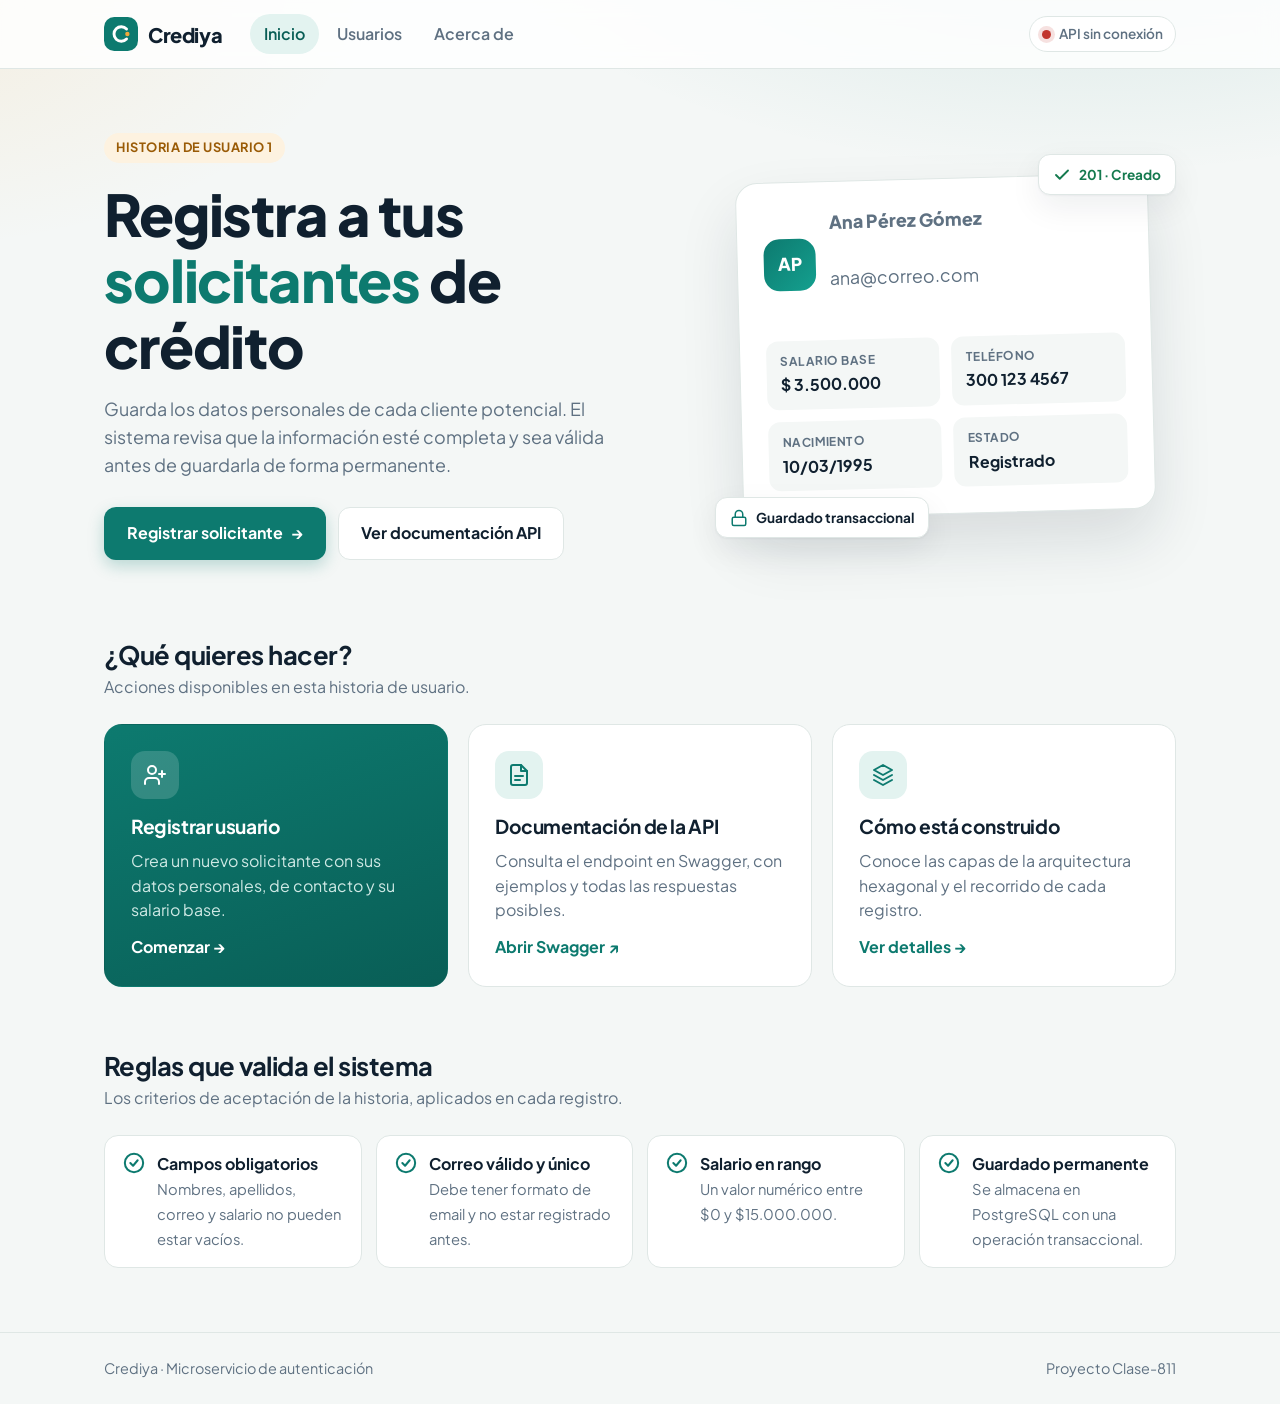
<file: frontend/index.html>
<!DOCTYPE html>
<html lang="es">
<head>
  <meta charset="UTF-8">
  <meta name="viewport" content="width=device-width, initial-scale=1.0">
  <title>Crediya · Inicio</title>
  <link rel="preconnect" href="https://fonts.googleapis.com">
  <link rel="preconnect" href="https://fonts.gstatic.com" crossorigin>
  <link href="https://fonts.googleapis.com/css2?family=Plus+Jakarta+Sans:wght@400;500;600;700;800&display=swap" rel="stylesheet">
  <link rel="stylesheet" href="css/estilos.css">
</head>
<body>
  <header class="cabecera">
    <div class="contenedor cabecera__fila">
      <a class="marca" href="index.html">
        <svg viewBox="0 0 40 40" aria-hidden="true">
          <rect width="40" height="40" rx="12" fill="#0d7a6f"/>
          <path d="M26.5 14.2a8.5 8.5 0 1 0 0 11.6" fill="none" stroke="#fff" stroke-width="3.4" stroke-linecap="round"/>
          <circle cx="27.5" cy="20" r="2.6" fill="#f2a93b"/>
        </svg>
        Crediya
      </a>
      <nav class="nav" aria-label="Principal">
        <a class="activo" href="index.html">Inicio</a>
        <a href="registrar.html">Usuarios</a>
        <a href="acerca.html">Acerca de</a>
      </nav>
      <span class="estado-api" id="estadoApi">
        <span class="estado-api__punto"></span>
        <span class="estado-api__texto">Verificando API…</span>
      </span>
    </div>
  </header>

  <main>
    <section class="contenedor hero">
      <div>
        <span class="etiqueta">Historia de usuario 1</span>
        <h1>Registra a tus <span>solicitantes</span> de crédito</h1>
        <p>
          Guarda los datos personales de cada cliente potencial. El sistema revisa que la
          información esté completa y sea válida antes de guardarla de forma permanente.
        </p>
        <div class="hero__acciones">
          <a class="boton" href="registrar.html">Registrar solicitante <span aria-hidden="true">→</span></a>
          <a class="boton boton--fantasma" href="http://localhost:8080/swagger-ui/index.html" target="_blank" rel="noopener">Ver documentación API</a>
        </div>
      </div>

      <!-- Tarjeta de ejemplo: muestra cómo queda un solicitante registrado -->
      <div class="hero__visual" aria-hidden="true">
        <div class="ficha">
          <div class="ficha__cabeza">
            <div class="avatar">AP</div>
            <div>
              <p class="ficha__nombre">Ana Pérez Gómez</p>
              <p class="ficha__correo">ana@correo.com</p>
            </div>
          </div>
          <dl class="ficha__datos">
            <div><dt>Salario base</dt><dd>$ 3.500.000</dd></div>
            <div><dt>Teléfono</dt><dd>300 123 4567</dd></div>
            <div><dt>Nacimiento</dt><dd>10/03/1995</dd></div>
            <div><dt>Estado</dt><dd>Registrado</dd></div>
          </dl>
        </div>
        <span class="chip-flotante chip-flotante--arriba">
          <svg viewBox="0 0 24 24" fill="none" stroke="currentColor" stroke-width="2.5" stroke-linecap="round" stroke-linejoin="round"><path d="M20 6 9 17l-5-5"/></svg>
          201 · Creado
        </span>
        <span class="chip-flotante chip-flotante--abajo">
          <svg viewBox="0 0 24 24" fill="none" stroke="#0d7a6f" stroke-width="2" stroke-linecap="round" stroke-linejoin="round"><rect x="3" y="11" width="18" height="11" rx="2"/><path d="M7 11V7a5 5 0 0 1 10 0v4"/></svg>
          Guardado transaccional
        </span>
      </div>
    </section>

    <section class="contenedor seccion">
      <h2 class="seccion__titulo">¿Qué quieres hacer?</h2>
      <p class="seccion__texto">Acciones disponibles en esta historia de usuario.</p>

      <div class="acciones">
        <a class="accion accion--principal" href="registrar.html">
          <span class="accion__icono">
            <svg viewBox="0 0 24 24" fill="none" stroke="currentColor" stroke-width="2" stroke-linecap="round" stroke-linejoin="round"><path d="M16 21v-2a4 4 0 0 0-4-4H6a4 4 0 0 0-4 4v2"/><circle cx="9" cy="7" r="4"/><path d="M19 8v6M22 11h-6"/></svg>
          </span>
          <h3>Registrar usuario</h3>
          <p>Crea un nuevo solicitante con sus datos personales, de contacto y su salario base.</p>
          <span class="accion__enlace">Comenzar →</span>
        </a>

        <a class="accion" href="http://localhost:8080/swagger-ui/index.html" target="_blank" rel="noopener">
          <span class="accion__icono">
            <svg viewBox="0 0 24 24" fill="none" stroke="currentColor" stroke-width="2" stroke-linecap="round" stroke-linejoin="round"><path d="M14 2H6a2 2 0 0 0-2 2v16a2 2 0 0 0 2 2h12a2 2 0 0 0 2-2V8z"/><path d="M14 2v6h6M8 13h8M8 17h5"/></svg>
          </span>
          <h3>Documentación de la API</h3>
          <p>Consulta el endpoint en Swagger, con ejemplos y todas las respuestas posibles.</p>
          <span class="accion__enlace">Abrir Swagger ↗</span>
        </a>

        <a class="accion" href="acerca.html">
          <span class="accion__icono">
            <svg viewBox="0 0 24 24" fill="none" stroke="currentColor" stroke-width="2" stroke-linecap="round" stroke-linejoin="round"><path d="m12 2 9 5-9 5-9-5 9-5Z"/><path d="m3 12 9 5 9-5M3 17l9 5 9-5"/></svg>
          </span>
          <h3>Cómo está construido</h3>
          <p>Conoce las capas de la arquitectura hexagonal y el recorrido de cada registro.</p>
          <span class="accion__enlace">Ver detalles →</span>
        </a>
      </div>
    </section>

    <section class="contenedor seccion">
      <h2 class="seccion__titulo">Reglas que valida el sistema</h2>
      <p class="seccion__texto">Los criterios de aceptación de la historia, aplicados en cada registro.</p>

      <ul class="reglas">
        <li>
          <svg viewBox="0 0 24 24" fill="none" stroke="currentColor" stroke-width="2.2" stroke-linecap="round" stroke-linejoin="round"><circle cx="12" cy="12" r="10"/><path d="m8 12 3 3 5-6"/></svg>
          <div><strong>Campos obligatorios</strong><span>Nombres, apellidos, correo y salario no pueden estar vacíos.</span></div>
        </li>
        <li>
          <svg viewBox="0 0 24 24" fill="none" stroke="currentColor" stroke-width="2.2" stroke-linecap="round" stroke-linejoin="round"><circle cx="12" cy="12" r="10"/><path d="m8 12 3 3 5-6"/></svg>
          <div><strong>Correo válido y único</strong><span>Debe tener formato de email y no estar registrado antes.</span></div>
        </li>
        <li>
          <svg viewBox="0 0 24 24" fill="none" stroke="currentColor" stroke-width="2.2" stroke-linecap="round" stroke-linejoin="round"><circle cx="12" cy="12" r="10"/><path d="m8 12 3 3 5-6"/></svg>
          <div><strong>Salario en rango</strong><span>Un valor numérico entre $0 y $15.000.000.</span></div>
        </li>
        <li>
          <svg viewBox="0 0 24 24" fill="none" stroke="currentColor" stroke-width="2.2" stroke-linecap="round" stroke-linejoin="round"><circle cx="12" cy="12" r="10"/><path d="m8 12 3 3 5-6"/></svg>
          <div><strong>Guardado permanente</strong><span>Se almacena en PostgreSQL con una operación transaccional.</span></div>
        </li>
      </ul>
    </section>
  </main>

  <footer class="pie">
    <div class="contenedor">
      <span>Crediya · Microservicio de autenticación</span>
      <span>Proyecto Clase-811</span>
    </div>
  </footer>

  <script src="js/comun.js"></script>
</body>
</html>
</file>
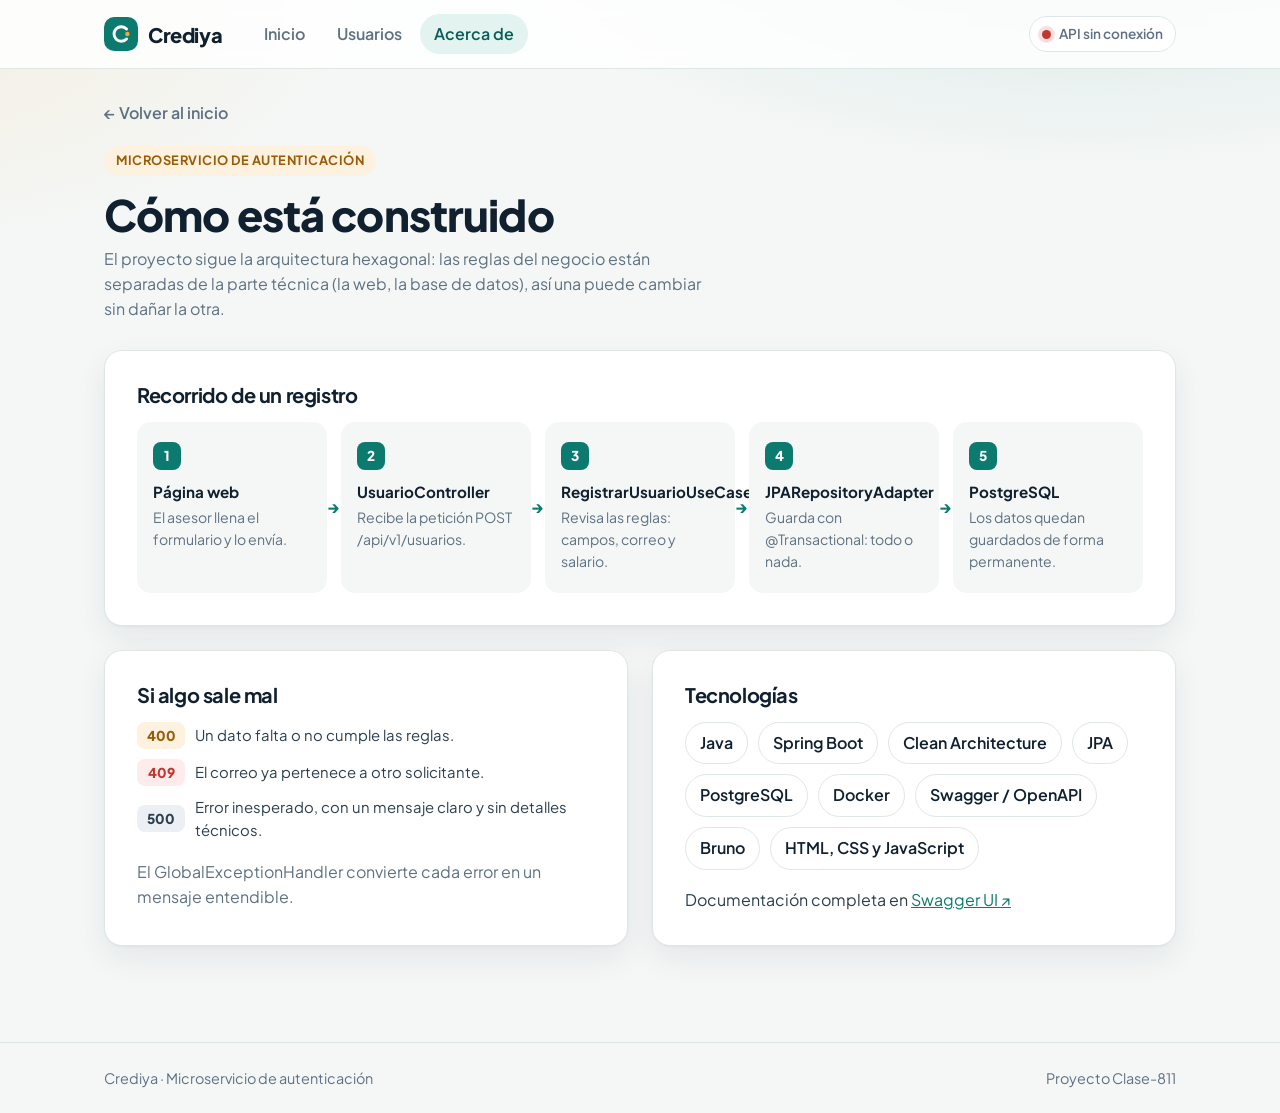
<file: frontend/acerca.html>
<!DOCTYPE html>
<html lang="es">
<head>
  <meta charset="UTF-8">
  <meta name="viewport" content="width=device-width, initial-scale=1.0">
  <title>Crediya · Acerca de</title>
  <link rel="preconnect" href="https://fonts.googleapis.com">
  <link rel="preconnect" href="https://fonts.gstatic.com" crossorigin>
  <link href="https://fonts.googleapis.com/css2?family=Plus+Jakarta+Sans:wght@400;500;600;700;800&display=swap" rel="stylesheet">
  <link rel="stylesheet" href="css/estilos.css">
</head>
<body>
  <header class="cabecera">
    <div class="contenedor cabecera__fila">
      <a class="marca" href="index.html">
        <svg viewBox="0 0 40 40" aria-hidden="true">
          <rect width="40" height="40" rx="12" fill="#0d7a6f"/>
          <path d="M26.5 14.2a8.5 8.5 0 1 0 0 11.6" fill="none" stroke="#fff" stroke-width="3.4" stroke-linecap="round"/>
          <circle cx="27.5" cy="20" r="2.6" fill="#f2a93b"/>
        </svg>
        Crediya
      </a>
      <nav class="nav" aria-label="Principal">
        <a href="index.html">Inicio</a>
        <a href="registrar.html">Usuarios</a>
        <a class="activo" href="acerca.html">Acerca de</a>
      </nav>
      <span class="estado-api" id="estadoApi">
        <span class="estado-api__punto"></span>
        <span class="estado-api__texto">Verificando API…</span>
      </span>
    </div>
  </header>

  <main class="contenedor pagina">
    <a class="volver" href="index.html">← Volver al inicio</a>

    <div class="pagina__encabezado">
      <span class="etiqueta">Microservicio de autenticación</span>
      <h1>Cómo está construido</h1>
      <p>
        El proyecto sigue la arquitectura hexagonal: las reglas del negocio están separadas
        de la parte técnica (la web, la base de datos), así una puede cambiar sin dañar la otra.
      </p>
    </div>

    <section class="panel">
      <h2>Recorrido de un registro</h2>
      <ol class="flujo">
        <li><strong>Página web</strong><span>El asesor llena el formulario y lo envía.</span></li>
        <li><strong>UsuarioController</strong><span>Recibe la petición POST /api/v1/usuarios.</span></li>
        <li><strong>RegistrarUsuarioUseCase</strong><span>Revisa las reglas: campos, correo y salario.</span></li>
        <li><strong>JPARepositoryAdapter</strong><span>Guarda con @Transactional: todo o nada.</span></li>
        <li><strong>PostgreSQL</strong><span>Los datos quedan guardados de forma permanente.</span></li>
      </ol>
    </section>

    <div class="dos-columnas">
      <section class="panel">
        <h2>Si algo sale mal</h2>
        <ul class="respuestas">
          <li><span class="cod cod--400">400</span>Un dato falta o no cumple las reglas.</li>
          <li><span class="cod cod--409">409</span>El correo ya pertenece a otro solicitante.</li>
          <li><span class="cod cod--500">500</span>Error inesperado, con un mensaje claro y sin detalles técnicos.</li>
        </ul>
        <p style="margin: 18px 0 0; color: var(--texto-suave)">
          El GlobalExceptionHandler convierte cada error en un mensaje entendible.
        </p>
      </section>

      <section class="panel">
        <h2>Tecnologías</h2>
        <ul class="tecnologias">
          <li>Java</li>
          <li>Spring Boot</li>
          <li>Clean Architecture</li>
          <li>JPA</li>
          <li>PostgreSQL</li>
          <li>Docker</li>
          <li>Swagger / OpenAPI</li>
          <li>Bruno</li>
          <li>HTML, CSS y JavaScript</li>
        </ul>
        <p style="margin: 18px 0 0">
          Documentación completa en
          <a href="http://localhost:8080/swagger-ui/index.html" target="_blank" rel="noopener">Swagger UI ↗</a>
        </p>
      </section>
    </div>
  </main>

  <footer class="pie">
    <div class="contenedor">
      <span>Crediya · Microservicio de autenticación</span>
      <span>Proyecto Clase-811</span>
    </div>
  </footer>

  <script src="js/comun.js"></script>
</body>
</html>
</file>
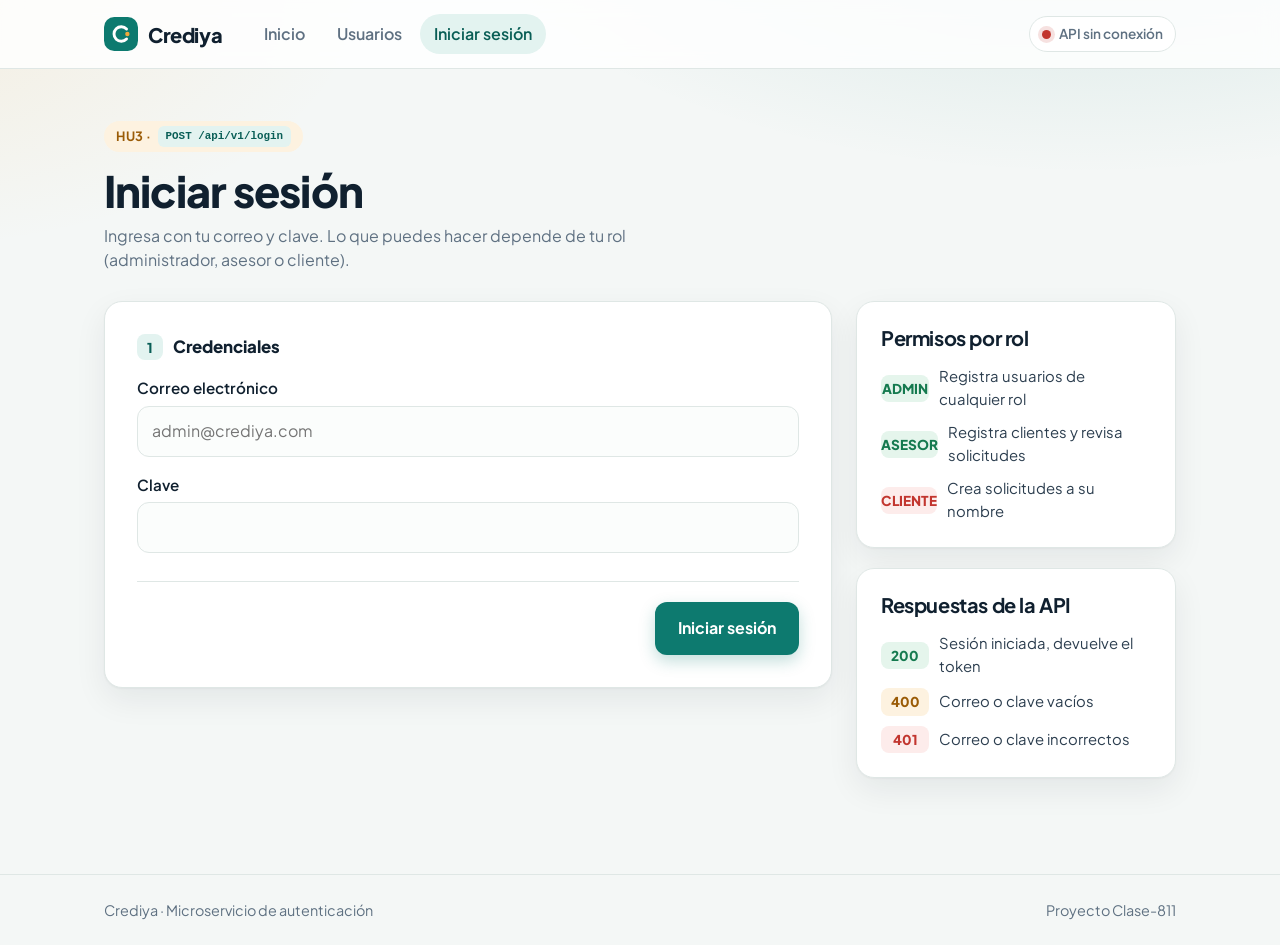
<file: frontend/login.html>
<!DOCTYPE html>
<html lang="es">
<head>
  <meta charset="UTF-8">
  <meta name="viewport" content="width=device-width, initial-scale=1.0">
  <title>Crediya · Iniciar sesión</title>
  <link rel="preconnect" href="https://fonts.googleapis.com">
  <link rel="preconnect" href="https://fonts.gstatic.com" crossorigin>
  <link href="https://fonts.googleapis.com/css2?family=Plus+Jakarta+Sans:wght@400;500;600;700;800&display=swap" rel="stylesheet">
  <link rel="stylesheet" href="css/estilos.css">
</head>
<body>
  <header class="cabecera">
    <div class="contenedor cabecera__fila">
      <a class="marca" href="index.html">
        <svg viewBox="0 0 40 40" aria-hidden="true">
          <rect width="40" height="40" rx="12" fill="#0d7a6f"/>
          <path d="M26.5 14.2a8.5 8.5 0 1 0 0 11.6" fill="none" stroke="#fff" stroke-width="3.4" stroke-linecap="round"/>
          <circle cx="27.5" cy="20" r="2.6" fill="#f2a93b"/>
        </svg>
        Crediya
      </a>
      <nav class="nav" aria-label="Principal">
        <a href="index.html">Inicio</a>
        <a href="registrar.html">Usuarios</a>
        <a class="activo" href="login.html">Iniciar sesión</a>
      </nav>
      <span class="estado-api" id="estadoApi">
        <span class="estado-api__punto"></span>
        <span class="estado-api__texto">Verificando API…</span>
      </span>
    </div>
  </header>

  <main class="contenedor pagina">
    <div class="pagina__encabezado">
      <span class="etiqueta">HU3 · <span class="codigo">POST /api/v1/login</span></span>
      <h1>Iniciar sesión</h1>
      <p>Ingresa con tu correo y clave. Lo que puedes hacer depende de tu rol (administrador, asesor o cliente).</p>
    </div>

    <div class="registro">
      <section class="panel">
        <div id="mensaje" role="status" aria-live="polite"></div>
        <form id="formularioLogin" novalidate>
          <fieldset class="grupo">
            <legend><span class="paso">1</span> Credenciales</legend>
            <div class="campos">
              <div class="campo campo--ancho">
                <label for="correo">Correo electrónico</label>
                <input id="correo" type="email" placeholder="admin@crediya.com" autocomplete="username">
              </div>
              <div class="campo campo--ancho">
                <label for="clave">Clave</label>
                <input id="clave" type="password" autocomplete="current-password">
              </div>
            </div>
          </fieldset>
          <div class="formulario__acciones">
            <button type="submit" class="boton" id="botonLogin">Iniciar sesión</button>
          </div>
        </form>
      </section>

      <aside class="lateral">
        <div class="panel">
          <h2>Permisos por rol</h2>
          <ul class="respuestas">
            <li><span class="cod cod--201">ADMIN</span>Registra usuarios de cualquier rol</li>
            <li><span class="cod cod--201">ASESOR</span>Registra clientes y revisa solicitudes</li>
            <li><span class="cod cod--409">CLIENTE</span>Crea solicitudes a su nombre</li>
          </ul>
        </div>
        <div class="panel">
          <h2>Respuestas de la API</h2>
          <ul class="respuestas">
            <li><span class="cod cod--201">200</span>Sesión iniciada, devuelve el token</li>
            <li><span class="cod cod--400">400</span>Correo o clave vacíos</li>
            <li><span class="cod cod--409">401</span>Correo o clave incorrectos</li>
          </ul>
        </div>
      </aside>
    </div>
  </main>

  <footer class="pie">
    <div class="contenedor">
      <span>Crediya · Microservicio de autenticación</span>
      <span>Proyecto Clase-811</span>
    </div>
  </footer>

  <script src="js/comun.js"></script>
  <script src="js/sesion.js"></script>
  <script src="js/login.js"></script>
</body>
</html>
</file>
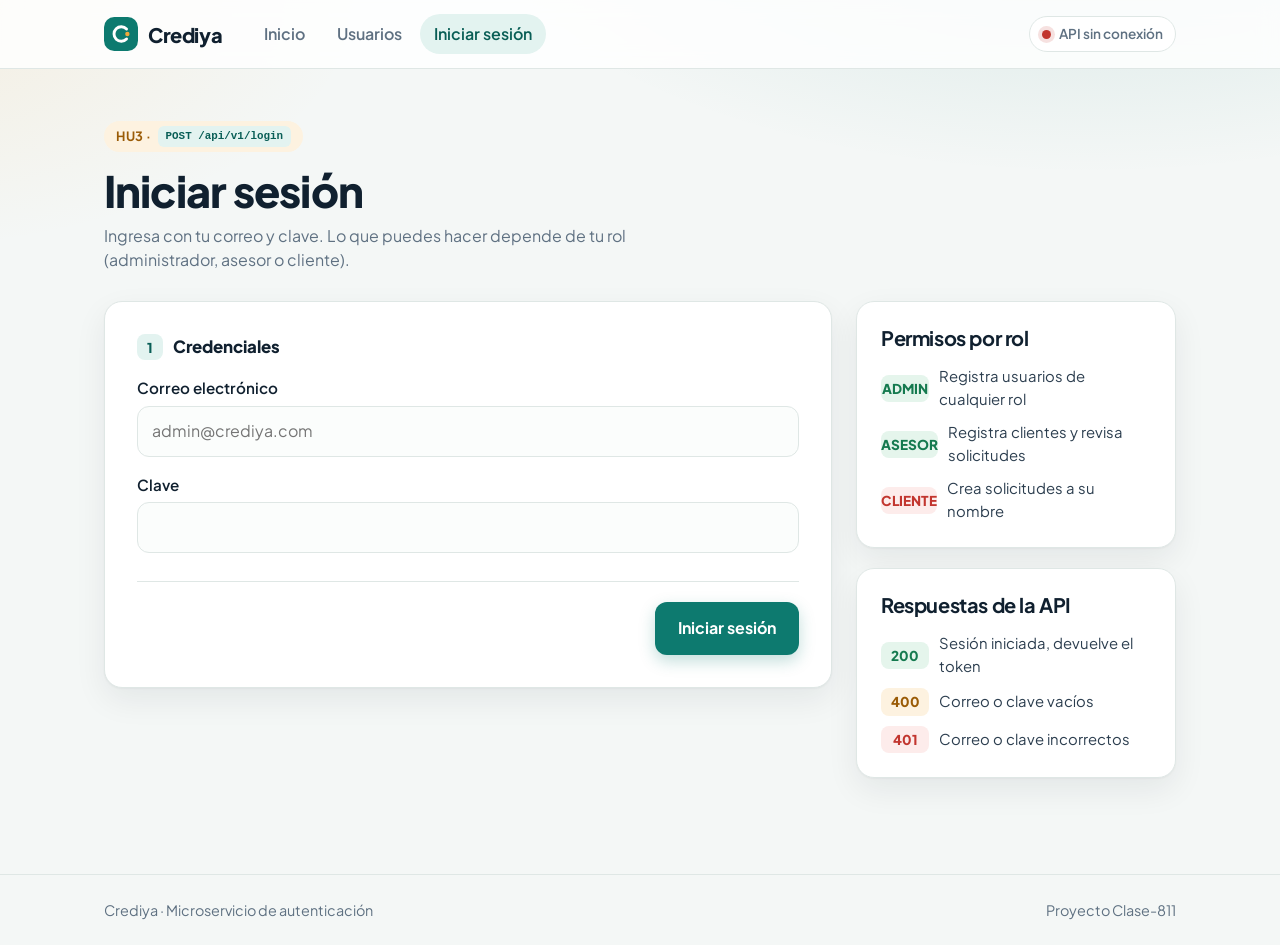
<file: frontend/registrar.html>
<!DOCTYPE html>
<html lang="es">
<head>
  <meta charset="UTF-8">
  <meta name="viewport" content="width=device-width, initial-scale=1.0">
  <title>Crediya · Registrar solicitante</title>
  <link rel="preconnect" href="https://fonts.googleapis.com">
  <link rel="preconnect" href="https://fonts.gstatic.com" crossorigin>
  <link href="https://fonts.googleapis.com/css2?family=Plus+Jakarta+Sans:wght@400;500;600;700;800&display=swap" rel="stylesheet">
  <link rel="stylesheet" href="css/estilos.css">
</head>
<body>
  <header class="cabecera">
    <div class="contenedor cabecera__fila">
      <a class="marca" href="index.html">
        <svg viewBox="0 0 40 40" aria-hidden="true">
          <rect width="40" height="40" rx="12" fill="#0d7a6f"/>
          <path d="M26.5 14.2a8.5 8.5 0 1 0 0 11.6" fill="none" stroke="#fff" stroke-width="3.4" stroke-linecap="round"/>
          <circle cx="27.5" cy="20" r="2.6" fill="#f2a93b"/>
        </svg>
        Crediya
      </a>
      <nav class="nav" aria-label="Principal">
        <a href="index.html">Inicio</a>
        <a class="activo" href="registrar.html">Usuarios</a>
        <a href="acerca.html">Acerca de</a>
      </nav>
      <span class="sesion-usuario" id="usuarioSesion"></span>
      <span class="estado-api" id="estadoApi">
        <span class="estado-api__punto"></span>
        <span class="estado-api__texto">Verificando API…</span>
      </span>
    </div>
  </header>

  <main class="contenedor pagina">
    <a class="volver" href="index.html">← Volver al inicio</a>

    <div class="pagina__encabezado">
      <span class="etiqueta">HU1 + HU3 · <span class="codigo">POST /api/v1/usuarios</span> · solo ADMIN / ASESOR</span>
      <h1>Registrar usuario</h1>
      <p>Completa los datos del usuario. Los campos con <span class="obligatorio">*</span> son obligatorios.</p>
    </div>

    <div class="registro">
      <section class="panel">
        <!-- Aquí se muestra el resultado: éxito o el mensaje de error que devuelve la API -->
        <div id="mensaje" role="status" aria-live="polite"></div>

        <!-- Resultado de un registro exitoso (se muestra solo cuando la API responde 201) -->
        <div id="resultado" hidden>
          <div class="resultado__cabeza">
            <div class="avatar" id="iniciales"></div>
            <div>
              <h2 id="nombreCompleto"></h2>
              <p id="correoResultado"></p>
            </div>
          </div>
          <dl class="resumen" id="resumen"></dl>
          <div class="resultado__acciones">
            <button type="button" class="boton" id="registrarOtro">Registrar otro solicitante</button>
            <a class="boton boton--fantasma" href="index.html">Ir al inicio</a>
          </div>
        </div>

        <!-- novalidate: las validaciones las hace la API y aquí mostramos su mensaje -->
        <form id="formulario" novalidate>
          <fieldset class="grupo">
            <legend><span class="paso">1</span> Datos personales</legend>
            <div class="campos">
              <div class="campo">
                <label for="nombres">Nombres <span class="obligatorio">*</span></label>
                <input id="nombres" name="nombres" type="text" placeholder="Ana María" autocomplete="given-name">
              </div>
              <div class="campo">
                <label for="apellidos">Apellidos <span class="obligatorio">*</span></label>
                <input id="apellidos" name="apellidos" type="text" placeholder="Pérez Gómez" autocomplete="family-name">
              </div>
              <div class="campo">
                <label for="fecha_nacimiento">Fecha de nacimiento</label>
                <input id="fecha_nacimiento" name="fecha_nacimiento" type="date">
              </div>
              <div class="campo">
                <label for="documento_identidad">Documento de identidad <span class="obligatorio">*</span></label>
                <input id="documento_identidad" name="documento_identidad" type="text" inputmode="numeric" placeholder="1023456789">
              </div>
            </div>
          </fieldset>

          <fieldset class="grupo">
            <legend><span class="paso">★</span> Acceso al sistema (HU3)</legend>
            <div class="campos">
              <div class="campo">
                <label for="clave">Clave <span class="obligatorio">*</span></label>
                <input id="clave" name="clave" type="password" autocomplete="new-password" placeholder="Mínimo 8 caracteres">
              </div>
              <div class="campo">
                <label for="rol">Rol</label>
                <select id="rol" name="rol">
                  <option value="CLIENTE">Cliente</option>
                  <option value="ASESOR">Asesor (solo ADMIN)</option>
                  <option value="ADMIN">Administrador (solo ADMIN)</option>
                </select>
              </div>
            </div>
          </fieldset>

          <fieldset class="grupo">
            <legend><span class="paso">2</span> Contacto</legend>
            <div class="campos">
              <div class="campo">
                <label for="correo_electronico">Correo electrónico <span class="obligatorio">*</span></label>
                <input id="correo_electronico" name="correo_electronico" type="email" placeholder="ana@correo.com" autocomplete="email">
              </div>
              <div class="campo">
                <label for="telefono">Teléfono</label>
                <input id="telefono" name="telefono" type="tel" placeholder="3001234567" autocomplete="tel">
              </div>
              <div class="campo campo--ancho">
                <label for="direccion">Dirección</label>
                <input id="direccion" name="direccion" type="text" placeholder="Calle 10 # 20-30" autocomplete="street-address">
              </div>
            </div>
          </fieldset>

          <fieldset class="grupo">
            <legend><span class="paso">3</span> Información financiera</legend>
            <div class="campos">
              <div class="campo">
                <label for="salario_base">Salario base <span class="obligatorio">*</span></label>
                <div class="con-prefijo">
                  <span>$</span>
                  <input id="salario_base" name="salario_base" type="number" min="0" max="15000000" step="1" placeholder="3500000">
                </div>
                <small id="salarioAyuda">Entre $0 y $15.000.000</small>
              </div>
            </div>
          </fieldset>

          <div class="formulario__acciones">
            <a class="boton boton--fantasma" href="index.html">Cancelar</a>
            <button type="submit" class="boton" id="botonRegistrar">Registrar solicitante</button>
          </div>
        </form>
      </section>

      <aside class="lateral">
        <div class="panel">
          <h2>Antes de registrar</h2>
          <ul class="lista-check">
            <li><svg viewBox="0 0 24 24" fill="none" stroke="currentColor" stroke-width="2.5" stroke-linecap="round" stroke-linejoin="round"><path d="M20 6 9 17l-5-5"/></svg>Nombres y apellidos van por separado.</li>
            <li><svg viewBox="0 0 24 24" fill="none" stroke="currentColor" stroke-width="2.5" stroke-linecap="round" stroke-linejoin="round"><path d="M20 6 9 17l-5-5"/></svg>El correo debe tener formato válido y no estar registrado.</li>
            <li><svg viewBox="0 0 24 24" fill="none" stroke="currentColor" stroke-width="2.5" stroke-linecap="round" stroke-linejoin="round"><path d="M20 6 9 17l-5-5"/></svg>El salario base va entre $0 y $15.000.000.</li>
            <li><svg viewBox="0 0 24 24" fill="none" stroke="currentColor" stroke-width="2.5" stroke-linecap="round" stroke-linejoin="round"><path d="M20 6 9 17l-5-5"/></svg>Fecha, teléfono y dirección son opcionales.</li>
          </ul>
        </div>

        <div class="panel">
          <h2>Respuestas de la API</h2>
          <ul class="respuestas">
            <li><span class="cod cod--201">201</span>Solicitante registrado</li>
            <li><span class="cod cod--400">400</span>Datos inválidos o incompletos</li>
            <li><span class="cod cod--409">401</span>Sin sesión o token vencido</li>
            <li><span class="cod cod--409">403</span>Tu rol no puede registrar ese usuario</li>
            <li><span class="cod cod--409">409</span>El correo o documento ya está registrado</li>
          </ul>
        </div>
      </aside>
    </div>
  </main>

  <footer class="pie">
    <div class="contenedor">
      <span>Crediya · Microservicio de autenticación</span>
      <span>Proyecto Clase-811</span>
    </div>
  </footer>

  <script src="js/comun.js"></script>
  <script src="js/sesion.js"></script>
  <script src="js/registrar.js"></script>
</body>
</html>
</file>
<file: frontend/css/estilos.css>
/* ==========================================================
   Crediya · estilos compartidos por todas las páginas
   ========================================================== */

/* ----- Colores, tipografía y medidas que se repiten ----- */
:root {
  --primario: #0d7a6f;
  --primario-oscuro: #095e56;
  --primario-claro: #e3f3f0;
  --acento: #f2a93b;
  --acento-claro: #fdf2e0;
  --tinta: #10202f;
  --texto: #2c3e4f;
  --texto-suave: #5f7182;
  --fondo: #f4f7f6;
  --superficie: #ffffff;
  --borde: #dfe7e5;
  --exito: #157a4f;
  --exito-claro: #e5f5ec;
  --error: #c2362f;
  --error-claro: #fdeceb;
  --radio: 18px;
  --radio-sm: 10px;
  --sombra: 0 1px 2px rgba(16, 32, 47, 0.04), 0 12px 32px rgba(16, 32, 47, 0.07);
  --fuente: "Plus Jakarta Sans", "Segoe UI", system-ui, -apple-system, sans-serif;
}

* {
  box-sizing: border-box;
}

/* Lo que tiene el atributo hidden se oculta siempre, aunque tenga otro display */
[hidden] {
  display: none !important;
}

body {
  margin: 0;
  min-height: 100vh;
  display: flex;
  flex-direction: column;
  font-family: var(--fuente);
  color: var(--texto);
  line-height: 1.55;
  background:
    radial-gradient(900px 420px at 85% -120px, rgba(13, 122, 111, 0.14), transparent 70%),
    radial-gradient(700px 360px at -10% 0, rgba(242, 169, 59, 0.12), transparent 70%),
    var(--fondo);
}

h1, h2, h3 {
  color: var(--tinta);
  line-height: 1.15;
  letter-spacing: -0.02em;
}

a {
  color: var(--primario);
}

.contenedor {
  width: 100%;
  max-width: 1120px;
  margin: 0 auto;
  padding: 0 24px;
}

main {
  flex: 1;
}

/* ----- Cabecera ----- */
.cabecera {
  position: sticky;
  top: 0;
  z-index: 10;
  background: rgba(255, 255, 255, 0.82);
  backdrop-filter: blur(10px);
  border-bottom: 1px solid var(--borde);
}

.cabecera__fila {
  display: flex;
  align-items: center;
  gap: 28px;
  min-height: 68px;
  flex-wrap: wrap;
}

.marca {
  display: flex;
  align-items: center;
  gap: 10px;
  text-decoration: none;
  color: var(--tinta);
  font-weight: 800;
  font-size: 1.25rem;
  letter-spacing: -0.02em;
}

.marca svg {
  width: 34px;
  height: 34px;
}

.nav {
  display: flex;
  gap: 4px;
  flex: 1;
}

.nav a {
  position: relative;
  padding: 8px 14px;
  border-radius: 999px;
  color: var(--texto-suave);
  font-weight: 600;
  text-decoration: none;
}

.nav a:hover {
  color: var(--tinta);
  background: var(--fondo);
}

.nav a.activo {
  color: var(--primario-oscuro);
  background: var(--primario-claro);
}

/* Indicador que muestra si la API (puerto 8080) responde */
.estado-api {
  display: inline-flex;
  align-items: center;
  gap: 8px;
  padding: 6px 12px;
  border: 1px solid var(--borde);
  border-radius: 999px;
  background: var(--superficie);
  font-size: 0.85rem;
  font-weight: 600;
  color: var(--texto-suave);
}

.estado-api__punto {
  width: 9px;
  height: 9px;
  border-radius: 50%;
  background: #a9b6c2;
}

.estado-api--ok .estado-api__punto {
  background: #22a06b;
  box-shadow: 0 0 0 4px rgba(34, 160, 107, 0.18);
}

.estado-api--error .estado-api__punto {
  background: var(--error);
  box-shadow: 0 0 0 4px rgba(194, 54, 47, 0.15);
}

/* ----- Piezas reutilizables ----- */
.etiqueta {
  display: inline-flex;
  align-items: center;
  gap: 6px;
  padding: 5px 12px;
  border-radius: 999px;
  background: var(--acento-claro);
  color: #9a5b06;
  font-size: 0.8rem;
  font-weight: 700;
  letter-spacing: 0.04em;
  text-transform: uppercase;
}

.codigo {
  text-transform: none;
  letter-spacing: 0;
  font-family: ui-monospace, "Cascadia Code", Consolas, monospace;
  font-size: 0.85em;
  padding: 2px 8px;
  border-radius: 6px;
  background: var(--primario-claro);
  color: var(--primario-oscuro);
}

.boton {
  display: inline-flex;
  align-items: center;
  justify-content: center;
  gap: 8px;
  padding: 13px 22px;
  border: 1px solid transparent;
  border-radius: 12px;
  background: var(--primario);
  color: #fff;
  font: inherit;
  font-weight: 700;
  text-decoration: none;
  cursor: pointer;
  transition: background 0.15s, transform 0.15s, box-shadow 0.15s;
  box-shadow: 0 6px 16px rgba(13, 122, 111, 0.25);
}

.boton:hover {
  background: var(--primario-oscuro);
  transform: translateY(-1px);
}

.boton:disabled {
  opacity: 0.65;
  cursor: wait;
  transform: none;
}

.boton--fantasma {
  background: var(--superficie);
  color: var(--tinta);
  border-color: var(--borde);
  box-shadow: none;
}

.boton--fantasma:hover {
  background: var(--fondo);
}

.panel {
  background: var(--superficie);
  border: 1px solid var(--borde);
  border-radius: var(--radio);
  box-shadow: var(--sombra);
  padding: 32px;
}

/* ----- Inicio: sección principal ----- */
.hero {
  display: grid;
  grid-template-columns: 1.1fr 0.9fr;
  align-items: center;
  gap: 48px;
  padding-top: 64px;
  padding-bottom: 40px;
}

.hero h1 {
  font-size: clamp(2.3rem, 5vw, 3.6rem);
  font-weight: 800;
  margin: 18px 0 16px;
}

.hero h1 span {
  color: var(--primario);
}

.hero p {
  font-size: 1.12rem;
  color: var(--texto-suave);
  max-width: 520px;
  margin: 0 0 28px;
}

.hero__acciones {
  display: flex;
  gap: 12px;
  flex-wrap: wrap;
}

/* Tarjeta decorativa que muestra un ejemplo de solicitante registrado */
.hero__visual {
  position: relative;
  padding: 24px;
}

.ficha {
  position: relative;
  background: var(--superficie);
  border: 1px solid var(--borde);
  border-radius: 22px;
  box-shadow: 0 30px 60px rgba(16, 32, 47, 0.12);
  padding: 26px;
  transform: rotate(-1.5deg);
}

.ficha__cabeza {
  display: flex;
  align-items: center;
  gap: 14px;
  margin-bottom: 20px;
}

.avatar {
  display: grid;
  place-items: center;
  flex-shrink: 0;
  width: 52px;
  height: 52px;
  border-radius: 16px;
  background: linear-gradient(135deg, var(--primario), #14a08f);
  color: #fff;
  font-weight: 800;
  font-size: 1.1rem;
}

.ficha__nombre {
  margin: 0;
  font-size: 1.1rem;
  font-weight: 800;
  color: var(--tinta);
}

.ficha__correo {
  margin: 0;
  color: var(--texto-suave);
  font-size: 0.92rem;
}

.ficha__datos {
  display: grid;
  grid-template-columns: 1fr 1fr;
  gap: 12px;
  margin: 0;
}

.ficha__datos div {
  padding: 12px 14px;
  border-radius: 12px;
  background: var(--fondo);
}

.ficha__datos dt {
  font-size: 0.75rem;
  font-weight: 700;
  color: var(--texto-suave);
  text-transform: uppercase;
  letter-spacing: 0.04em;
}

.ficha__datos dd {
  margin: 2px 0 0;
  font-weight: 700;
  color: var(--tinta);
}

.chip-flotante {
  position: absolute;
  display: inline-flex;
  align-items: center;
  gap: 8px;
  padding: 9px 14px;
  border-radius: 12px;
  background: var(--superficie);
  border: 1px solid var(--borde);
  box-shadow: var(--sombra);
  font-size: 0.85rem;
  font-weight: 700;
  color: var(--tinta);
}

.chip-flotante svg {
  width: 18px;
  height: 18px;
}

.chip-flotante--arriba {
  top: 0;
  right: 0;
  color: var(--exito);
}

.chip-flotante--abajo {
  bottom: 0;
  left: 0;
}

/* ----- Inicio: secciones ----- */
.seccion {
  padding-top: 40px;
  padding-bottom: 24px;
}

.seccion__titulo {
  font-size: 1.6rem;
  margin: 0 0 6px;
}

.seccion__texto {
  margin: 0 0 24px;
  color: var(--texto-suave);
}

.acciones {
  display: grid;
  grid-template-columns: repeat(3, 1fr);
  gap: 20px;
}

.accion {
  display: flex;
  flex-direction: column;
  gap: 12px;
  padding: 26px;
  background: var(--superficie);
  border: 1px solid var(--borde);
  border-radius: var(--radio);
  text-decoration: none;
  color: inherit;
  transition: transform 0.15s, box-shadow 0.15s, border-color 0.15s;
}

.accion:hover {
  transform: translateY(-3px);
  border-color: #b9d9d4;
  box-shadow: var(--sombra);
}

.accion--principal {
  background: linear-gradient(160deg, var(--primario), var(--primario-oscuro));
  border-color: transparent;
  color: #e6f4f2;
}

.accion--principal h3 {
  color: #fff;
}

.accion__icono {
  display: grid;
  place-items: center;
  width: 48px;
  height: 48px;
  border-radius: 14px;
  background: var(--primario-claro);
  color: var(--primario);
}

.accion--principal .accion__icono {
  background: rgba(255, 255, 255, 0.16);
  color: #fff;
}

.accion__icono svg {
  width: 24px;
  height: 24px;
}

.accion h3 {
  margin: 4px 0 0;
  font-size: 1.2rem;
}

.accion p {
  margin: 0;
  flex: 1;
  color: var(--texto-suave);
}

.accion--principal p {
  color: #cfe9e5;
}

.accion__enlace {
  font-weight: 700;
  color: var(--primario);
}

.accion--principal .accion__enlace {
  color: #fff;
}

.reglas {
  display: grid;
  grid-template-columns: repeat(auto-fit, minmax(240px, 1fr));
  gap: 14px;
  padding: 0;
  margin: 0;
  list-style: none;
}

.reglas li {
  display: flex;
  gap: 12px;
  align-items: flex-start;
  padding: 16px 18px;
  background: var(--superficie);
  border: 1px solid var(--borde);
  border-radius: 14px;
}

.reglas svg {
  flex-shrink: 0;
  width: 22px;
  height: 22px;
  color: var(--primario);
}

.reglas strong {
  display: block;
  color: var(--tinta);
}

.reglas span {
  color: var(--texto-suave);
  font-size: 0.92rem;
}

/* ----- Páginas internas ----- */
.pagina {
  padding-top: 32px;
  padding-bottom: 56px;
}

.volver {
  display: inline-flex;
  align-items: center;
  gap: 6px;
  font-weight: 600;
  text-decoration: none;
  color: var(--texto-suave);
}

.volver:hover {
  color: var(--primario);
}

.pagina__encabezado {
  margin: 20px 0 28px;
}

.pagina__encabezado h1 {
  font-size: clamp(2rem, 4vw, 2.7rem);
  font-weight: 800;
  margin: 14px 0 8px;
}

.pagina__encabezado p {
  margin: 0;
  color: var(--texto-suave);
  max-width: 620px;
}

/* ----- Registro: formulario + panel lateral ----- */
.registro {
  display: grid;
  grid-template-columns: minmax(0, 1fr) 320px;
  gap: 24px;
  align-items: start;
}

.grupo {
  border: none;
  padding: 0;
  margin: 0 0 28px;
}

.grupo legend {
  display: flex;
  align-items: center;
  gap: 10px;
  padding: 0;
  margin-bottom: 16px;
  font-weight: 800;
  color: var(--tinta);
  font-size: 1.05rem;
}

.grupo legend .paso {
  display: grid;
  place-items: center;
  width: 26px;
  height: 26px;
  border-radius: 8px;
  background: var(--primario-claro);
  color: var(--primario-oscuro);
  font-size: 0.85rem;
}

.campos {
  display: grid;
  grid-template-columns: repeat(2, minmax(0, 1fr));
  gap: 16px 18px;
}

.campo {
  display: flex;
  flex-direction: column;
  gap: 6px;
}

.campo--ancho {
  grid-column: 1 / -1;
}

.campo label {
  font-weight: 600;
  color: var(--tinta);
  font-size: 0.95rem;
}

.obligatorio {
  color: var(--error);
}

.campo input {
  width: 100%;
  padding: 12px 14px;
  border: 1.5px solid var(--borde);
  border-radius: 12px;
  font: inherit;
  color: var(--tinta);
  background: #fbfdfc;
  transition: border-color 0.15s, box-shadow 0.15s, background 0.15s;
}

.campo input:hover {
  border-color: #c4d3d0;
}

.campo input:focus {
  outline: none;
  border-color: var(--primario);
  background: #fff;
  box-shadow: 0 0 0 4px rgba(13, 122, 111, 0.15);
}

.campo input.con-error {
  border-color: var(--error);
  background: var(--error-claro);
}

.campo input.con-error:focus {
  box-shadow: 0 0 0 4px rgba(194, 54, 47, 0.15);
}

.campo small {
  color: var(--texto-suave);
  font-size: 0.85rem;
}

/* Campo de salario con el símbolo $ adelante */
.con-prefijo {
  position: relative;
}

.con-prefijo span {
  position: absolute;
  left: 14px;
  top: 50%;
  transform: translateY(-50%);
  color: var(--texto-suave);
  font-weight: 700;
}

.con-prefijo input {
  padding-left: 30px;
}

.formulario__acciones {
  display: flex;
  justify-content: flex-end;
  gap: 12px;
  flex-wrap: wrap;
  padding-top: 20px;
  border-top: 1px solid var(--borde);
}

/* Mensajes de éxito y error */
.mensaje {
  display: flex;
  gap: 12px;
  align-items: flex-start;
  padding: 14px 16px;
  border-radius: 14px;
  margin-bottom: 24px;
}

.mensaje svg {
  flex-shrink: 0;
  width: 22px;
  height: 22px;
  margin-top: 1px;
}

.mensaje strong {
  display: block;
}

.mensaje--exito {
  background: var(--exito-claro);
  color: var(--exito);
}

.mensaje--error {
  background: var(--error-claro);
  color: var(--error);
}

/* Resultado de un registro exitoso */
.resultado__cabeza {
  display: flex;
  align-items: center;
  gap: 16px;
  margin-bottom: 22px;
}

.resultado__cabeza h2 {
  margin: 0;
  font-size: 1.35rem;
}

.resultado__cabeza p {
  margin: 0;
  color: var(--texto-suave);
}

.resumen {
  display: grid;
  grid-template-columns: repeat(2, minmax(0, 1fr));
  gap: 12px;
  margin: 0 0 24px;
}

.resumen div {
  padding: 12px 14px;
  border-radius: 12px;
  background: var(--fondo);
}

.resumen dt {
  font-size: 0.75rem;
  font-weight: 700;
  color: var(--texto-suave);
  text-transform: uppercase;
  letter-spacing: 0.04em;
}

.resumen dd {
  margin: 2px 0 0;
  font-weight: 700;
  color: var(--tinta);
  overflow-wrap: anywhere;
}

.resultado__acciones {
  display: flex;
  gap: 12px;
  flex-wrap: wrap;
}

/* Panel lateral con las reglas y las respuestas posibles */
.lateral {
  position: sticky;
  top: 92px;
  display: grid;
  gap: 20px;
}

.lateral .panel {
  padding: 24px;
}

.lateral h2 {
  margin: 0 0 14px;
  font-size: 1.05rem;
}

.lista-check {
  display: grid;
  gap: 10px;
  padding: 0;
  margin: 0;
  list-style: none;
  font-size: 0.93rem;
}

.lista-check li {
  display: flex;
  gap: 10px;
  align-items: flex-start;
}

.lista-check svg {
  flex-shrink: 0;
  width: 18px;
  height: 18px;
  margin-top: 2px;
  color: var(--primario);
}

.respuestas {
  display: grid;
  gap: 10px;
  padding: 0;
  margin: 0;
  list-style: none;
  font-size: 0.93rem;
}

.respuestas li {
  display: flex;
  gap: 10px;
  align-items: center;
}

.respuestas .cod {
  flex-shrink: 0;
  min-width: 48px;
  text-align: center;
  padding: 3px 0;
  border-radius: 8px;
  font-weight: 800;
  font-size: 0.85rem;
}

.cod--201 {
  background: var(--exito-claro);
  color: var(--exito);
}

.cod--400 {
  background: var(--acento-claro);
  color: #9a5b06;
}

.cod--409 {
  background: var(--error-claro);
  color: var(--error);
}

.cod--500 {
  background: #eceff3;
  color: var(--texto);
}

/* ----- Acerca de: flujo de una petición ----- */
.flujo {
  display: grid;
  grid-template-columns: repeat(5, minmax(0, 1fr));
  gap: 14px;
  padding: 0;
  margin: 0;
  list-style: none;
  counter-reset: paso;
}

.flujo li {
  position: relative;
  padding: 20px 16px;
  background: var(--fondo);
  border-radius: 14px;
  counter-increment: paso;
}

.flujo li::before {
  content: counter(paso);
  display: grid;
  place-items: center;
  width: 28px;
  height: 28px;
  margin-bottom: 10px;
  border-radius: 8px;
  background: var(--primario);
  color: #fff;
  font-weight: 800;
  font-size: 0.85rem;
}

.flujo li:not(:last-child)::after {
  content: "→";
  position: absolute;
  right: -13px;
  top: 50%;
  transform: translateY(-50%);
  color: var(--primario);
  font-weight: 800;
}

.flujo strong {
  display: block;
  color: var(--tinta);
  font-size: 0.95rem;
}

.flujo span {
  display: block;
  margin-top: 4px;
  color: var(--texto-suave);
  font-size: 0.88rem;
}

.tecnologias {
  display: flex;
  flex-wrap: wrap;
  gap: 10px;
  padding: 0;
  margin: 0;
  list-style: none;
}

.tecnologias li {
  padding: 8px 14px;
  border-radius: 999px;
  border: 1px solid var(--borde);
  background: var(--superficie);
  font-weight: 600;
  color: var(--tinta);
}

.dos-columnas {
  display: grid;
  grid-template-columns: 1fr 1fr;
  gap: 24px;
  margin-top: 24px;
}

.dos-columnas h2,
.panel > h2 {
  margin: 0 0 16px;
  font-size: 1.25rem;
}

/* ----- Pie de página ----- */
.pie {
  margin-top: 40px;
  padding: 24px 0;
  border-top: 1px solid var(--borde);
  color: var(--texto-suave);
  font-size: 0.9rem;
}

.pie .contenedor {
  display: flex;
  justify-content: space-between;
  gap: 12px;
  flex-wrap: wrap;
}

/* ----- Tabletas ----- */
@media (max-width: 960px) {
  .hero,
  .registro,
  .dos-columnas {
    grid-template-columns: 1fr;
  }

  .hero {
    padding-top: 40px;
  }

  .acciones {
    grid-template-columns: 1fr;
  }

  .lateral {
    position: static;
  }

  .flujo {
    grid-template-columns: 1fr;
  }

  .flujo li:not(:last-child)::after {
    content: "↓";
    right: auto;
    left: 50%;
    top: auto;
    bottom: -17px;
    transform: translateX(-50%);
  }
}

/* ----- Celulares ----- */
@media (max-width: 600px) {
  .contenedor {
    padding: 0 16px;
  }

  .cabecera__fila {
    gap: 10px 16px;
    padding: 10px 0;
  }

  .nav {
    order: 3;
    flex-basis: 100%;
  }

  .estado-api {
    margin-left: auto;
  }

  .panel {
    padding: 22px;
  }

  .campos,
  .resumen,
  .ficha__datos {
    grid-template-columns: 1fr;
  }

  .formulario__acciones .boton,
  .resultado__acciones .boton {
    flex: 1;
  }

  .hero__visual {
    padding: 28px 8px;
  }
}

/* HU3: usuario conectado en la cabecera */
.sesion-usuario { display: inline-flex; align-items: center; gap: .5rem; font-size: .85rem; color: inherit; }
.boton--mini { padding: .3rem .75rem; font-size: .8rem; }
select { font: inherit; padding: .65rem .8rem; border-radius: 10px; border: 1px solid #d5dbe1; background: #fff; width: 100%; }
/* Aviso cuando el rol no tiene permiso para la página */
.acceso-denegado { text-align: center; padding: 2.5rem 1.5rem; }
.acceso-denegado h1 { margin-bottom: .5rem; }
.acceso-denegado__acciones { display: flex; flex-wrap: wrap; gap: .75rem; justify-content: center; margin-top: 1.5rem; }
</file>
